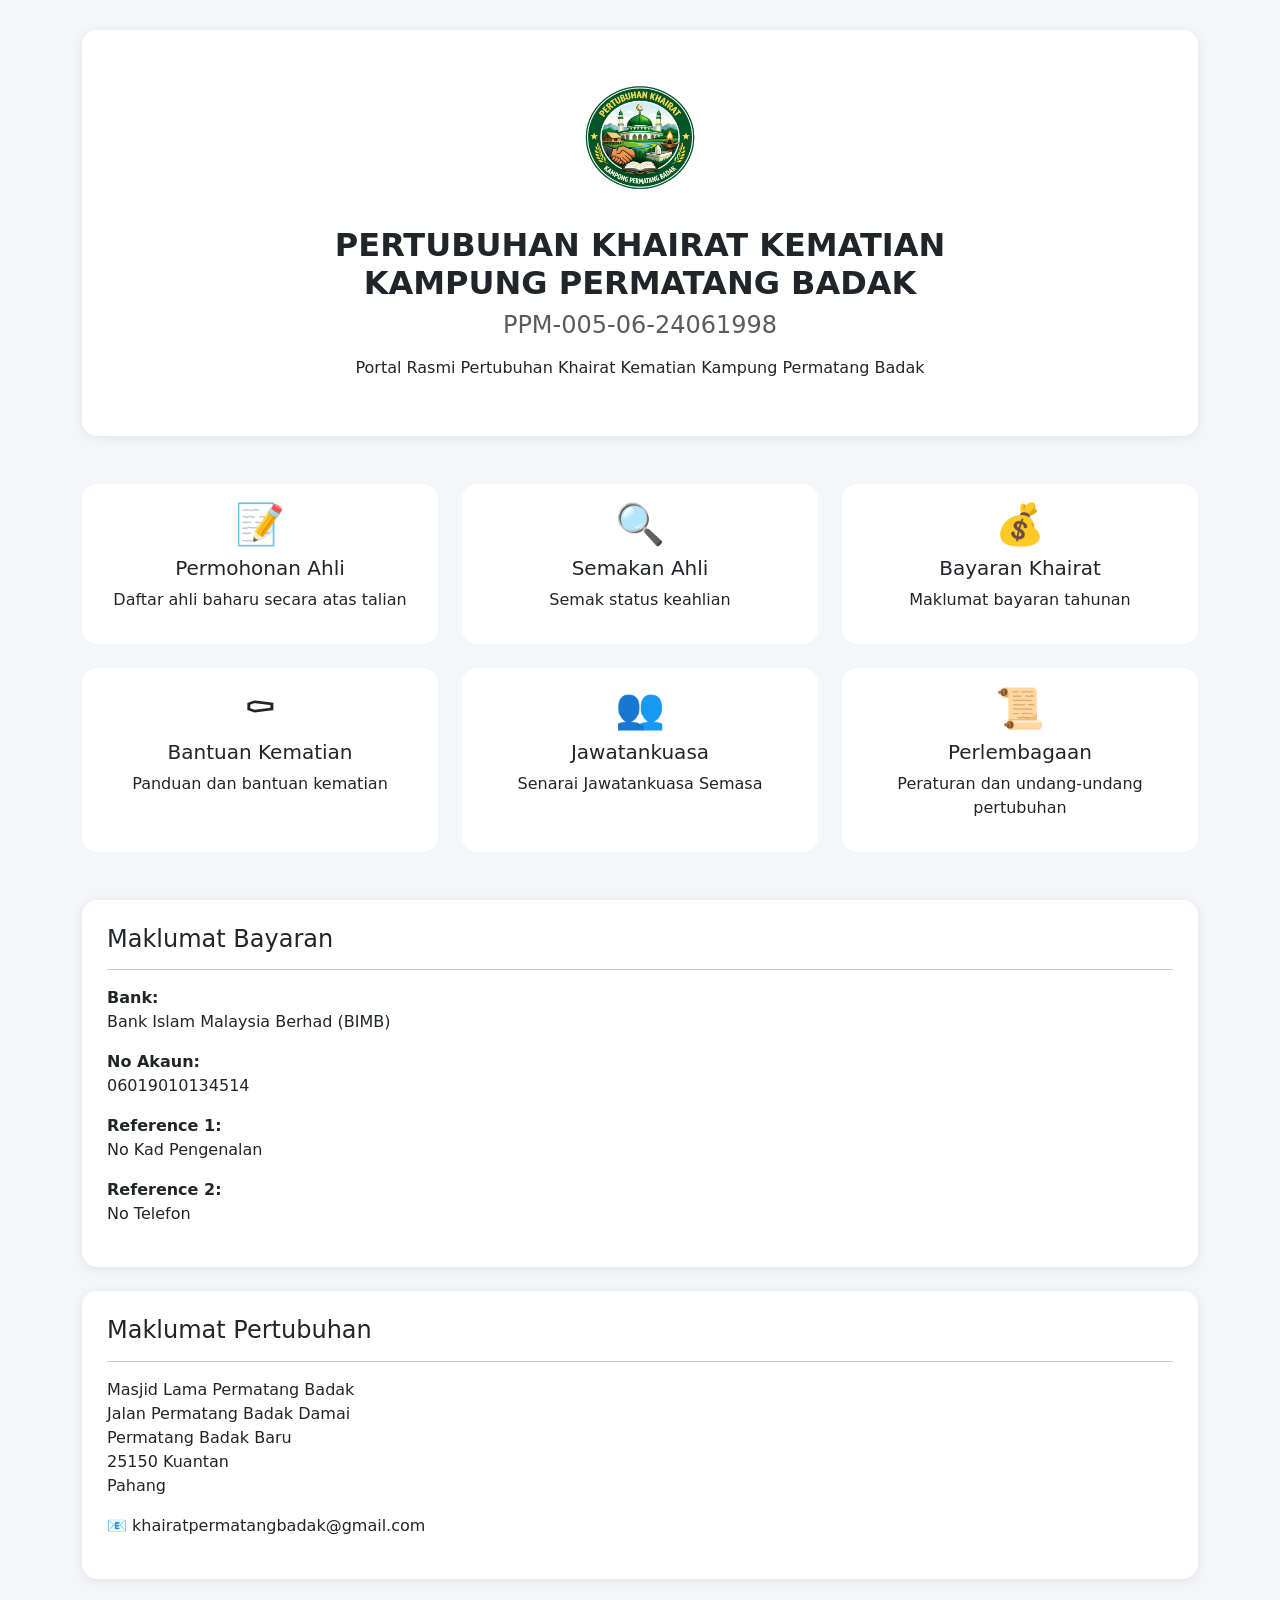
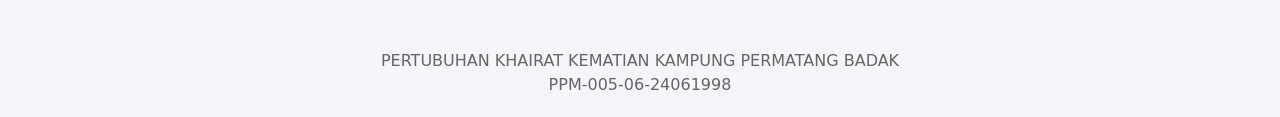
<file: index.html>
<!DOCTYPE html>
<html lang="ms">
<head>
<meta charset="UTF-8">
<meta name="viewport" content="width=device-width, initial-scale=1">

<title>Pertubuhan Khairat Kematian Kampung Permatang Badak</title>

<link href="https://cdn.jsdelivr.net/npm/bootstrap@5.3.3/dist/css/bootstrap.min.css" rel="stylesheet">

<style>

body{
    background:#f4f6f9;
}

.hero{
    background:white;
    padding:40px 20px;
    border-radius:15px;
    text-align:center;
    margin-top:30px;
    box-shadow:0 2px 12px rgba(0,0,0,.08);
}

.logo{
    width:140px;
}

.menu-card{
    transition:.3s;
    border:none;
    border-radius:15px;
}

.menu-card:hover{
    transform:translateY(-5px);
}

.footer{
    margin-top:50px;
    padding:20px;
    text-align:center;
    color:#666;
}

.bank-box{
    background:#fff;
    border-radius:15px;
    padding:25px;
    box-shadow:0 2px 12px rgba(0,0,0,.08);
}

</style>

</head>

<body>

<div class="container">

<div class="hero">

<img src="logo.png" class="logo">

<h2 class="mt-3 fw-bold">
PERTUBUHAN KHAIRAT KEMATIAN
<br>
KAMPUNG PERMATANG BADAK
</h2>

<h4 class="text-muted">
PPM-005-06-24061998
</h4>

<p class="mt-3">
Portal Rasmi Pertubuhan Khairat Kematian Kampung Permatang Badak
</p>

</div>

<div class="row mt-4 g-4">

<div class="col-md-4">
<a href="ahli.html" class="text-decoration-none">
<div class="card menu-card h-100">
<div class="card-body text-center">

<h1>📝</h1>

<h5>Permohonan Ahli</h5>

<p>
Daftar ahli baharu secara atas talian
</p>

</div>
</div>
</a>
</div>

<div class="col-md-4">
<a href="semak.html" class="text-decoration-none">
<div class="card menu-card h-100">
<div class="card-body text-center">

<h1>🔍</h1>

<h5>Semakan Ahli</h5>

<p>
Semak status keahlian
</p>

</div>
</div>
</a>
</div>

<div class="col-md-4">
<a href="bayaran.html" class="text-decoration-none">
<div class="card menu-card h-100">
<div class="card-body text-center">

<h1>💰</h1>

<h5>Bayaran Khairat</h5>

<p>
Maklumat bayaran tahunan
</p>

</div>
</div>
</a>
</div>

<div class="col-md-4">
<a href="jenazah.html" class="text-decoration-none">
<div class="card menu-card h-100">
<div class="card-body text-center">

<h1>⚰️</h1>

<h5>Bantuan Kematian</h5>

<p>
Panduan dan bantuan kematian
</p>

</div>
</div>
</a>
</div>

<div class="col-md-4">
<a href="jawatankuasa.html" class="text-decoration-none">
<div class="card menu-card h-100">
<div class="card-body text-center">

<h1>👥</h1>

<h5>Jawatankuasa</h5>

<p>
Senarai Jawatankuasa Semasa
</p>

</div>
</div>
</a>
</div>

<div class="col-md-4">
<a href="perlembagaan.html" class="text-decoration-none">
<div class="card menu-card h-100">
<div class="card-body text-center">

<h1>📜</h1>

<h5>Perlembagaan</h5>

<p>
Peraturan dan undang-undang pertubuhan
</p>

</div>
</div>
</a>
</div>

</div>

<div class="bank-box mt-5">

<h4>Maklumat Bayaran</h4>

<hr>

<p>
<strong>Bank:</strong><br>
Bank Islam Malaysia Berhad (BIMB)
</p>

<p>
<strong>No Akaun:</strong><br>
06019010134514
</p>

<p>
<strong>Reference 1:</strong><br>
No Kad Pengenalan
</p>

<p>
<strong>Reference 2:</strong><br>
No Telefon
</p>

</div>

<div class="bank-box mt-4">

<h4>Maklumat Pertubuhan</h4>

<hr>

<p>
Masjid Lama Permatang Badak<br>
Jalan Permatang Badak Damai<br>
Permatang Badak Baru<br>
25150 Kuantan<br>
Pahang
</p>

<p>
📧 khairatpermatangbadak@gmail.com
</p>

</div>

<div class="footer">

PERTUBUHAN KHAIRAT KEMATIAN KAMPUNG PERMATANG BADAK<br>

PPM-005-06-24061998

</div>

</div>

</body>
</html>
</file>
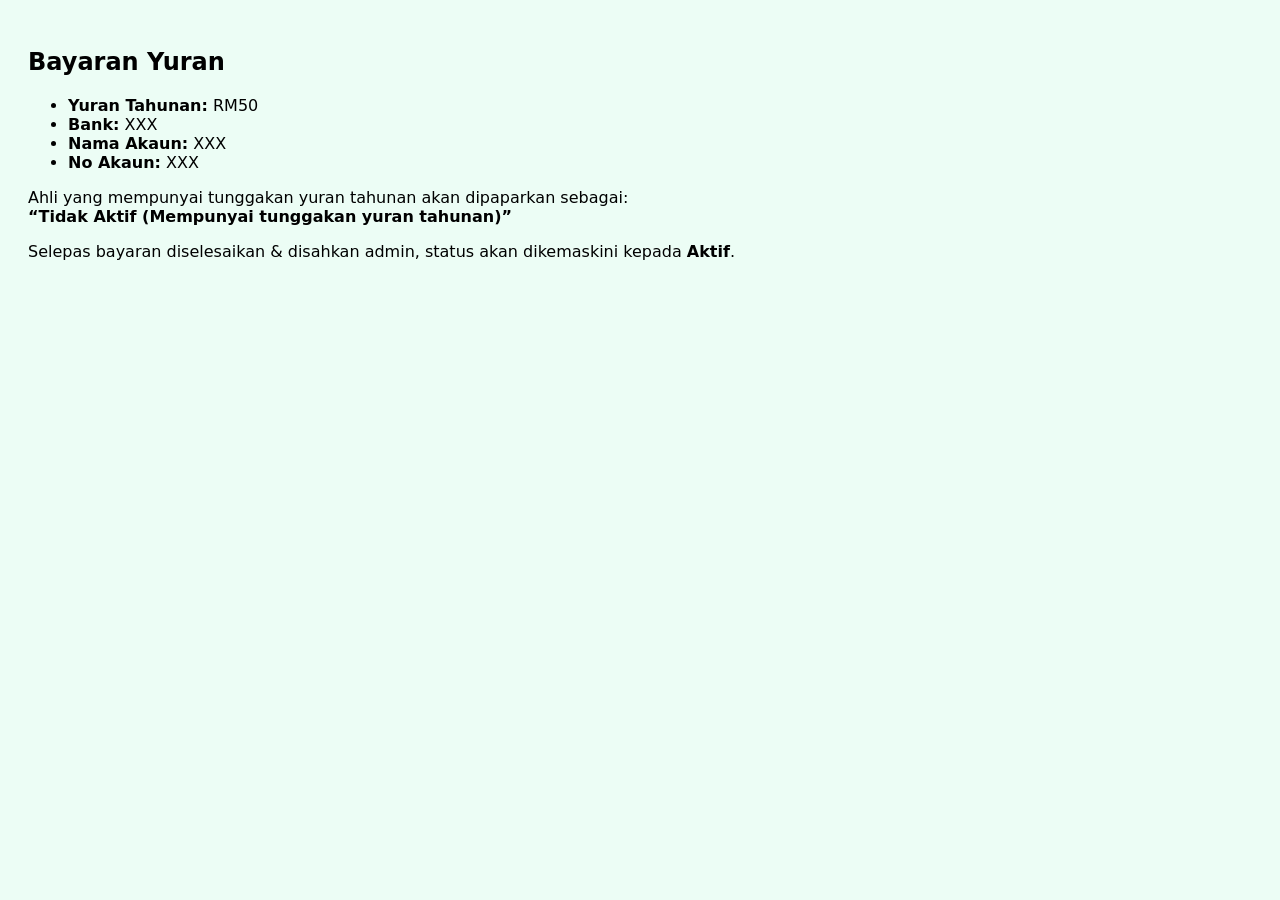
<file: bayaran.html>
<!doctype html>
<html lang="ms">
<head>
<meta charset="utf-8">
<meta name="viewport" content="width=device-width,initial-scale=1">
<title>Bayaran Yuran</title>
</head>
<body style="font-family:system-ui;background:#ecfdf5;padding:20px">
<h2>Bayaran Yuran</h2>

<ul>
 <li><b>Yuran Tahunan:</b> RM50</li>
 <li><b>Bank:</b> XXX</li>
 <li><b>Nama Akaun:</b> XXX</li>
 <li><b>No Akaun:</b> XXX</li>
</ul>

<p>
Ahli yang mempunyai tunggakan yuran tahunan akan dipaparkan sebagai:<br>
<b>“Tidak Aktif (Mempunyai tunggakan yuran tahunan)”</b>
</p>

<p>
Selepas bayaran diselesaikan & disahkan admin, status akan dikemaskini kepada <b>Aktif</b>.
</p>
</body>
</html>
</file>
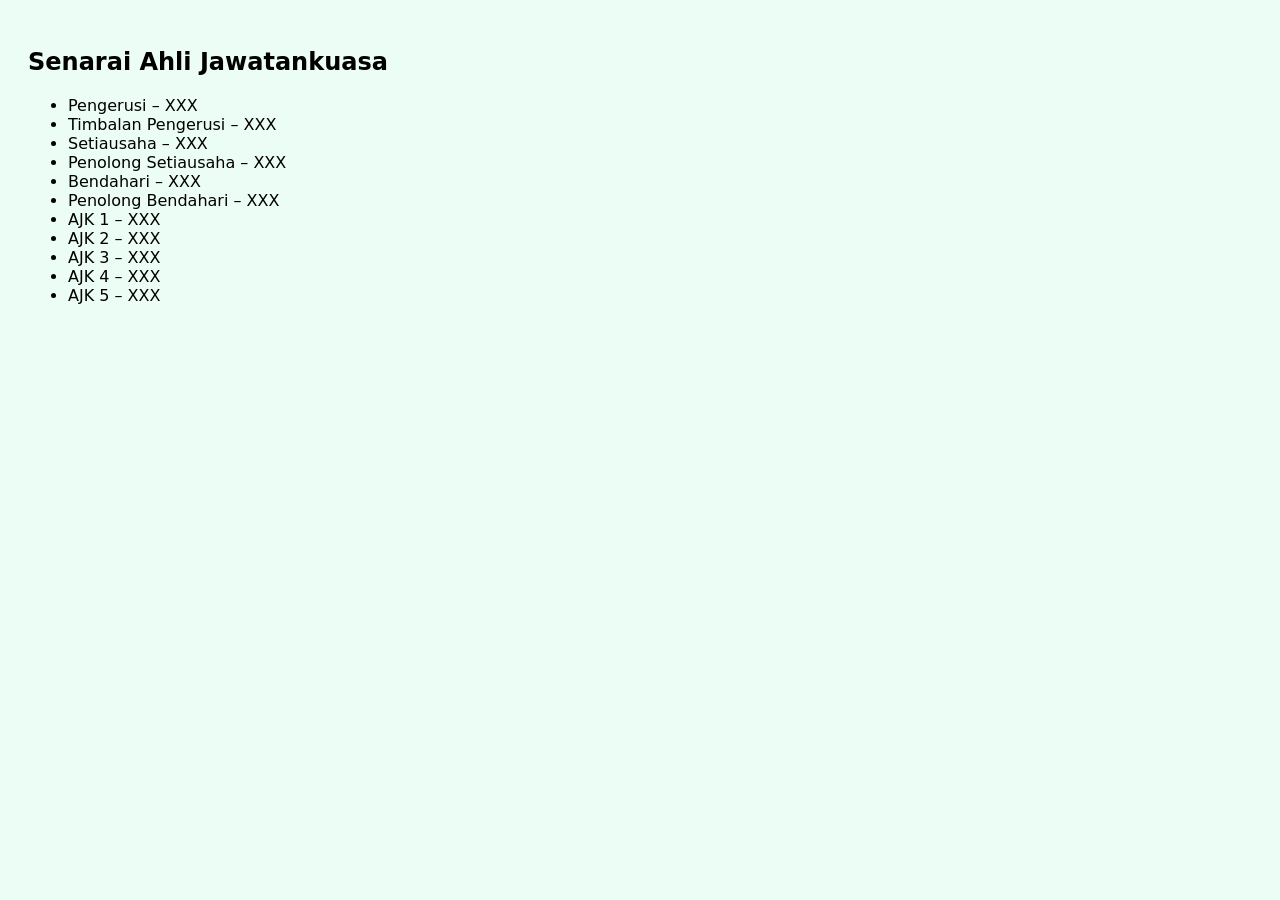
<file: jawatankuasa.html>
<!doctype html>
<html lang="ms">
<head>
<meta charset="utf-8">
<meta name="viewport" content="width=device-width,initial-scale=1">
<title>Ahli Jawatankuasa</title>
</head>
<body style="font-family:system-ui;background:#ecfdf5;padding:20px">
<h2>Senarai Ahli Jawatankuasa</h2>

<ul>
 <li>Pengerusi – XXX</li>
 <li>Timbalan Pengerusi – XXX</li>
 <li>Setiausaha – XXX</li>
 <li>Penolong Setiausaha – XXX</li>
 <li>Bendahari – XXX</li>
 <li>Penolong Bendahari – XXX</li>
 <li>AJK 1 – XXX</li>
 <li>AJK 2 – XXX</li>
 <li>AJK 3 – XXX</li>
 <li>AJK 4 – XXX</li>
 <li>AJK 5 – XXX</li>
</ul>
</body>
</html>
</file>
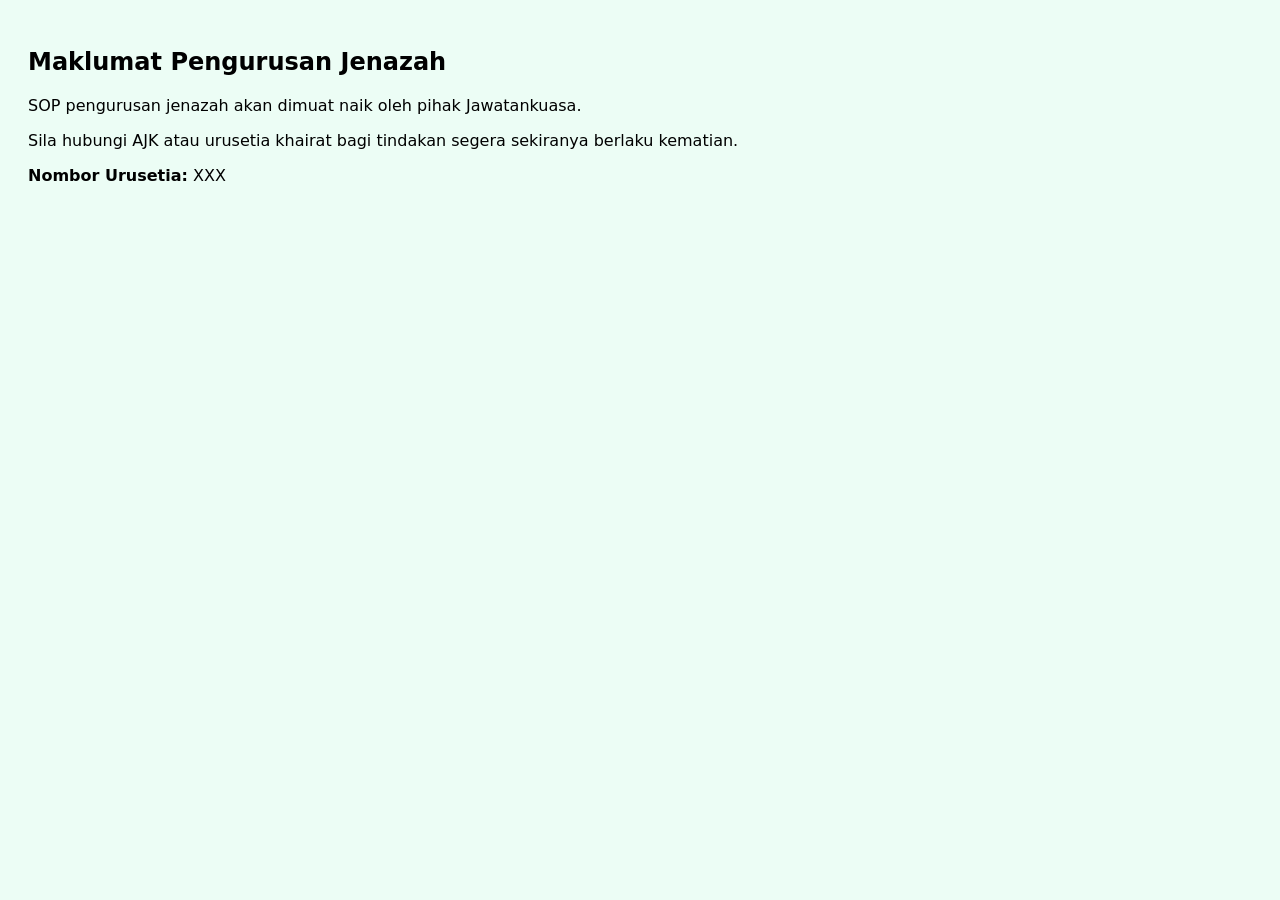
<file: jenazah.html>
<!doctype html>
<html lang="ms">
<head>
<meta charset="utf-8">
<meta name="viewport" content="width=device-width,initial-scale=1">
<title>Pengurusan Jenazah</title>
</head>
<body style="font-family:system-ui;background:#ecfdf5;padding:20px">
<h2>Maklumat Pengurusan Jenazah</h2>

<p>
SOP pengurusan jenazah akan dimuat naik oleh pihak Jawatankuasa.
</p>

<p>
Sila hubungi AJK atau urusetia khairat bagi tindakan segera sekiranya berlaku kematian.
</p>

<p><b>Nombor Urusetia:</b> XXX</p>
</body>
</html>
</file>
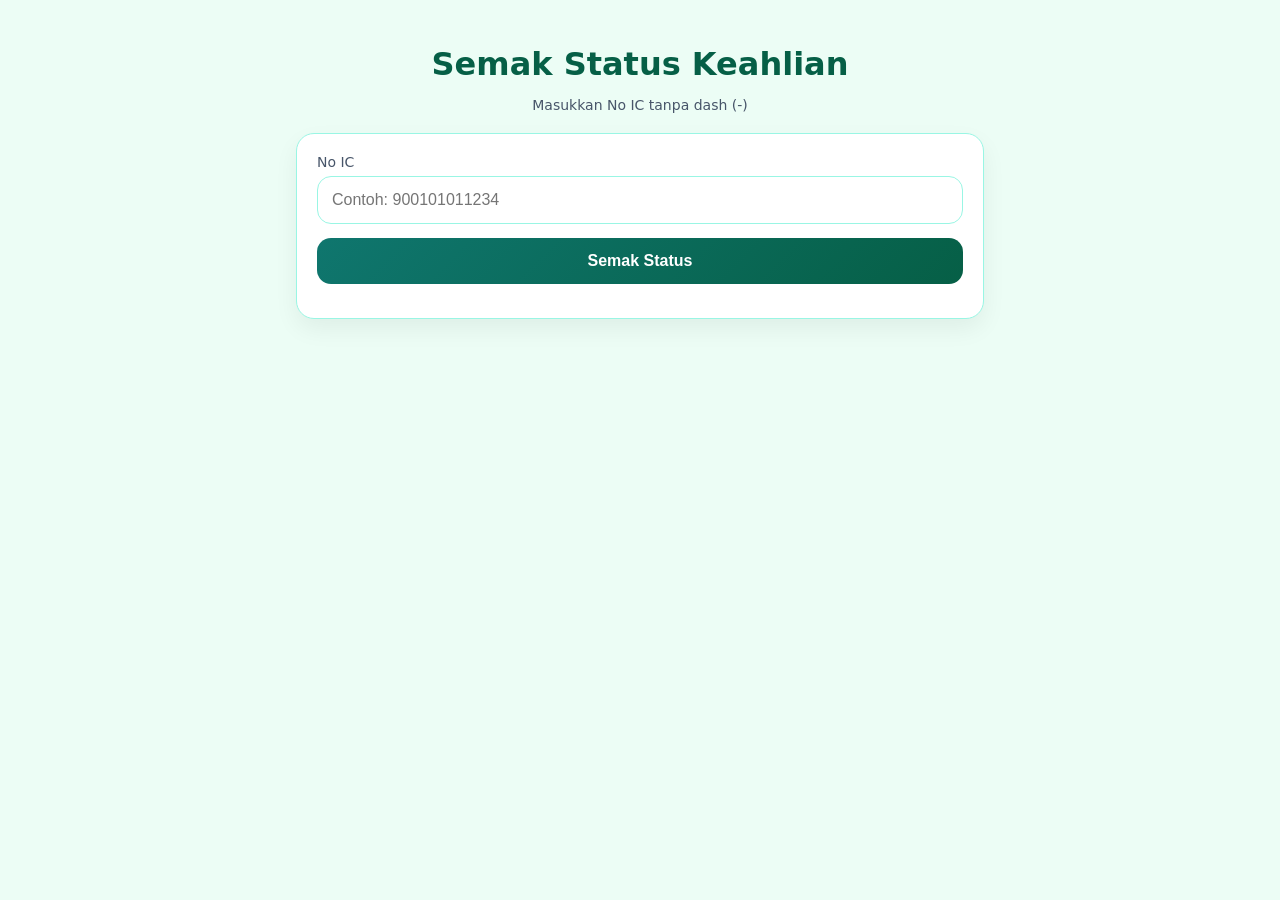
<file: semak.html>
<!doctype html>
<html lang="ms">
<head>
  <meta charset="utf-8" />
  <meta name="viewport" content="width=device-width,initial-scale=1" />
  <title>Semak Status Keahlian - Khairat Permatang Badak</title>

  <style>
    :root{
      --bg:#ecfdf5;
      --card:#ffffff;
      --primary:#0f766e;
      --primary2:#065f46;
      --border:#99f6e4;
      --text:#064e3b;
      --muted:#475569;

      --okbg:#dcfce7; --ok:#16a34a;
      --warnbg:#fef9c3; --warn:#ca8a04;
      --badbg:#fee2e2; --bad:#dc2626;
    }

    *{box-sizing:border-box}
    body{
      margin:0;
      font-family:system-ui,-apple-system,Segoe UI,Arial;
      background:var(--bg);
      color:var(--text);
    }

    .container{
      max-width:720px;
      margin:auto;
      padding:24px 16px 60px;
    }

    h1{
      text-align:center;
      color:var(--primary2);
      margin-bottom:8px;
    }

    .subtitle{
      text-align:center;
      color:var(--muted);
      font-size:14px;
    }

    .card{
      background:var(--card);
      border:1px solid var(--border);
      border-radius:18px;
      padding:20px;
      margin-top:20px;
      box-shadow:0 10px 24px rgba(0,0,0,.06);
    }

    label{
      display:block;
      margin-bottom:6px;
      font-size:14px;
      color:var(--muted);
    }

    input{
      width:100%;
      padding:14px;
      border-radius:14px;
      border:1px solid var(--border);
      font-size:16px;
    }

    button{
      margin-top:14px;
      width:100%;
      padding:14px;
      border-radius:14px;
      border:none;
      background:linear-gradient(135deg,var(--primary),var(--primary2));
      color:#fff;
      font-size:16px;
      font-weight:800;
      cursor:pointer;
    }

    button:hover{opacity:.95}

    .msg{
      margin-top:14px;
      color:var(--muted);
      font-size:14px;
    }

    .result{
      margin-top:20px;
    }

    .row{
      display:flex;
      justify-content:space-between;
      padding:10px 0;
      border-bottom:1px dashed var(--border);
      font-size:15px;
    }

    .row:last-child{border-bottom:none}

    .badge{
      display:inline-block;
      padding:6px 12px;
      border-radius:999px;
      font-weight:800;
      font-size:13px;
    }

    .AKTIF{background:var(--okbg);color:var(--ok)}
    .TIDAKAKTIF{background:var(--warnbg);color:var(--warn)}
    .TELAHMENAMATKANKEAHLIAN{background:var(--badbg);color:var(--bad)}

    .no-record{
      background:#fff;
      border:1px solid var(--border);
      padding:16px;
      border-radius:16px;
      box-shadow:0 10px 24px rgba(0,0,0,.06);
    }

    .no-record b{color:var(--primary2)}

    .wa{
      display:inline-block;
      margin-top:6px;
      color:var(--primary);
      font-weight:800;
      text-decoration:none;
    }
  </style>
</head>

<body>
  <div class="container">
    <h1>Semak Status Keahlian</h1>
    <p class="subtitle">Masukkan No IC tanpa dash (-)</p>

    <div class="card">
      <label for="ic">No IC</label>
      <input id="ic" inputmode="numeric" placeholder="Contoh: 900101011234">

      <button id="btn">Semak Status</button>

      <div id="msg" class="msg"></div>
    </div>

    <div id="result" class="result"></div>
  </div>

  <script>
    // PASTE URL APPS SCRIPT ANDA DI SINI
    const API_URL = "https://script.google.com/macros/s/AKfycbw2uTkCrvulI0sWu6OklOF7mGhrchflpQ9GSNXyoFeaR3VX7JkBm3TDvI6txLFM5G3aoA/exec";

    const icEl = document.getElementById("ic");
    const btn  = document.getElementById("btn");
    const msg  = document.getElementById("msg");
    const res  = document.getElementById("result");

    function normIC(v){
      return String(v||"").replace(/[^0-9]/g,"").trim();
    }

    function statusKey(status){
      return String(status||"")
        .toUpperCase()
        .replace(/\s+/g,"")
        .replace(/[()\/-]/g,"");
    }

    function badge(status){
      const k = statusKey(status);
      return `<span class="badge ${k}">${status}</span>`;
    }

    async function semak(){
      res.innerHTML = "";
      msg.textContent = "Menyemak...";
      msg.style.color = "var(--muted)";

      const ic = normIC(icEl.value);
      if(ic.length < 8){
        msg.textContent = "Sila masukkan No IC yang sah.";
        msg.style.color = "var(--bad)";
        return;
      }

      try{
        const r = await fetch(`${API_URL}?ic=${encodeURIComponent(ic)}`);
        const d = await r.json();

        if(!d.ok){
          msg.textContent = "";
          res.innerHTML = `
            <div class="no-record">
              <b>Tiada rekod</b><br>
              Sila hubungi
              <a class="wa"
                 href="https://wa.me/60126256013?text=Saya%20ingin%20membuat%20semakan%20status%20keahlian%20khairat"
                 target="_blank">
                012-625 6013
              </a>
              untuk semakan lanjut.
            </div>
          `;
          return;
        }

        msg.textContent = "";
        res.innerHTML = `
          <div class="card">
            <div class="row">
              <div><b>Nama</b></div>
              <div>${d.nama || "-"}</div>
            </div>
            <div class="row">
              <div><b>Status</b></div>
              <div>${badge(d.status)}</div>
            </div>
          </div>
        `;
      }catch(e){
        msg.textContent = "Ralat sambungan. Sila cuba lagi.";
        msg.style.color = "var(--bad)";
      }
    }

    btn.addEventListener("click", semak);
    icEl.addEventListener("keydown", e => {
      if(e.key === "Enter") semak();
    });
  </script>
</body>
</html>
</file>
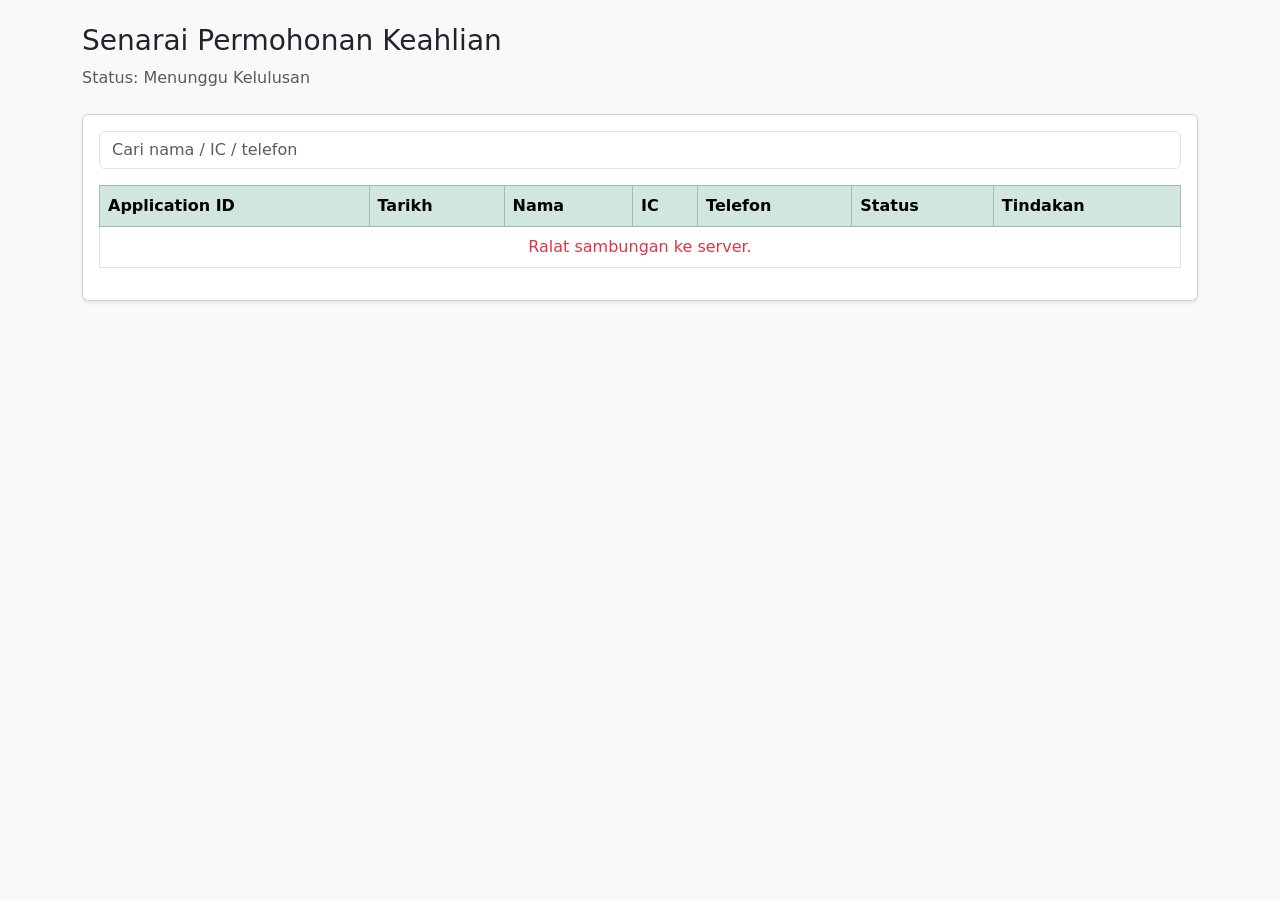
<file: admin/permohonan.html>
<!DOCTYPE html>
<html lang="ms">
<head>
  <meta charset="UTF-8">
  <meta name="viewport" content="width=device-width, initial-scale=1">

  <title>Senarai Permohonan</title>

  <link href="https://cdn.jsdelivr.net/npm/bootstrap@5.3.3/dist/css/bootstrap.min.css" rel="stylesheet">
</head>

<body class="bg-light">

<div class="container py-4">

  <div class="mb-4">
    <h3>Senarai Permohonan Keahlian</h3>
    <p class="text-muted">Status: Menunggu Kelulusan</p>
  </div>

  <div class="card shadow-sm">
    <div class="card-body">

      <input
        type="text"
        id="searchInput"
        class="form-control mb-3"
        placeholder="Cari nama / IC / telefon">

      <div class="table-responsive">
        <table class="table table-bordered table-hover align-middle">
          <thead class="table-success">
            <tr>
              <th>Application ID</th>
              <th>Tarikh</th>
              <th>Nama</th>
              <th>IC</th>
              <th>Telefon</th>
              <th>Status</th>
              <th>Tindakan</th>
            </tr>
          </thead>
          <tbody id="applicationTable">
            <tr>
              <td colspan="7" class="text-center text-muted">
                Memuatkan data...
              </td>
            </tr>
          </tbody>
        </table>
      </div>

    </div>
  </div>

</div>

<script>
  const SCRIPT_URL = 'https://script.google.com/macros/s/AKfycbwLH1TFwfcSAtMUjamoEge0VSFBogAEj6bnH40_-qhF0ZgRKzRq184FT018CrESpHvBJw/exec';

  let applications = [];

  document.addEventListener('DOMContentLoaded', function () {
    loadApplications();

    document.getElementById('searchInput').addEventListener('input', function () {
      renderTable(this.value);
    });
  });

  async function loadApplications() {
    const tbody = document.getElementById('applicationTable');

    try {
      const response = await fetch(SCRIPT_URL + '?action=pendingApplications');
      const result = await response.json();

      if (!result.success) {
        tbody.innerHTML = `
          <tr>
            <td colspan="7" class="text-center text-danger">
              Gagal memuatkan data.
            </td>
          </tr>
        `;
        return;
      }

      applications = result.data || [];
      renderTable('');

    } catch (error) {
      console.error(error);

      tbody.innerHTML = `
        <tr>
          <td colspan="7" class="text-center text-danger">
            Ralat sambungan ke server.
          </td>
        </tr>
      `;
    }
  }

  function renderTable(keyword) {
    const tbody = document.getElementById('applicationTable');
    const search = keyword.toLowerCase();

    const filtered = applications.filter(item => {
      return (
        String(item.nama || '').toLowerCase().includes(search) ||
        String(item.ic || '').toLowerCase().includes(search) ||
        String(item.telefon || '').toLowerCase().includes(search) ||
        String(item.application_id || '').toLowerCase().includes(search)
      );
    });

    if (filtered.length === 0) {
      tbody.innerHTML = `
        <tr>
          <td colspan="7" class="text-center text-muted">
            Tiada permohonan dijumpai.
          </td>
        </tr>
      `;
      return;
    }

    tbody.innerHTML = filtered.map(item => {
      return `
        <tr>
          <td>${item.application_id || ''}</td>
          <td>${formatDate(item.submitted_at)}</td>
          <td>${item.nama || ''}</td>
          <td>${item.ic || ''}</td>
          <td>${item.telefon || ''}</td>
          <td>
            <span class="badge bg-warning text-dark">
              ${item.status || ''}
            </span>
          </td>
          <td>
            <a
              href="semak-permohonan.html?id=${encodeURIComponent(item.application_id)}"
              class="btn btn-sm btn-success">
              SEMAK
            </a>
          </td>
        </tr>
      `;
    }).join('');
  }

  function formatDate(value) {
    if (!value) return '';

    const date = new Date(value);

    if (isNaN(date.getTime())) {
      return value;
    }

    return date.toLocaleDateString('ms-MY', {
      day: '2-digit',
      month: '2-digit',
      year: 'numeric'
    });
  }
</script>

</body>
</html>
</file>
